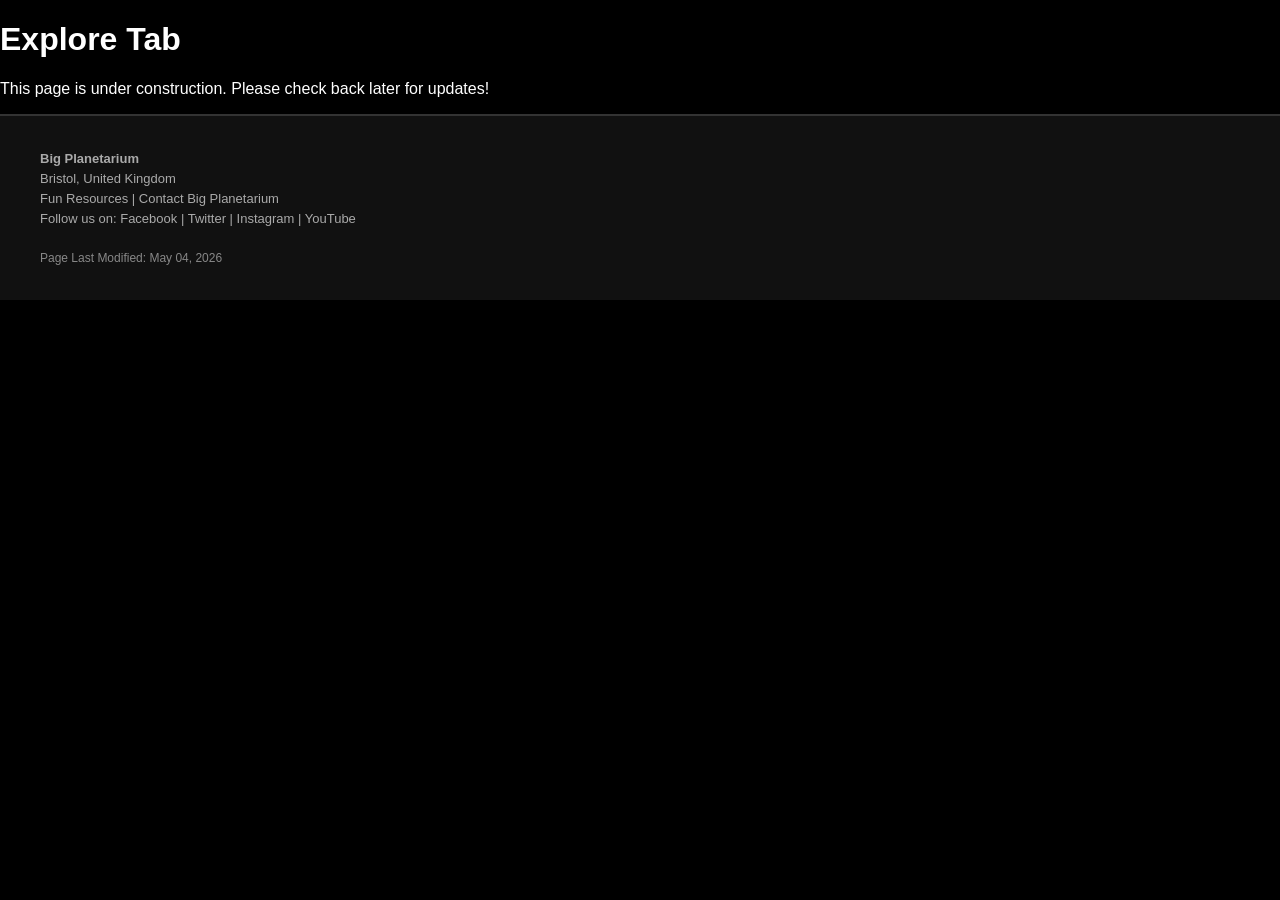
<file: Explore.html>
<!DOCTYPE html>
<html lang="en">
<head>
    <meta charset="UTF-8">
    <meta name="viewport" content="width=device-width, initial-scale=1.0">
    <title>Explore the Galaxy</title>
    <link rel="stylesheet" href="style.css">
    <style>
        /* article-specific styles */
        
        .article-img {
            margin-top: 20px;
        }
        .article-img img {
            width: 100%;
            height: auto;
            border-radius: 8px;
        }
        .img-caption {
            font-size: 14px;
            color: #555;
            margin-top: 5px;
        }
        .img-credit {
            font-size: 12px;
            color: #888;
        }
    </style>
</head>
<body>
    <main>
            <h1>Explore Tab</h1>
            <p> This page is under construction. Please check back later for updates! </p>
    </main>
    <footer>
        <div class="footer">
            <p><b>Big Planetarium</b></p>
            <p>Bristol, United Kingdom</p>
            <p>
                <a href="#">Fun Resources</a> |
                <a href="#">Contact Big Planetarium</a>
            </p>
            <p>Follow us on:
                <a href="#">Facebook</a> |
                <a href="#">Twitter</a> |
                <a href="#">Instagram</a> |
                <a href="#">YouTube</a>
            </p>
            <br>
            <p class="small-text">Page Last Modified: May 04, 2026</p>
    </footer>
</body>
</html>
</file>
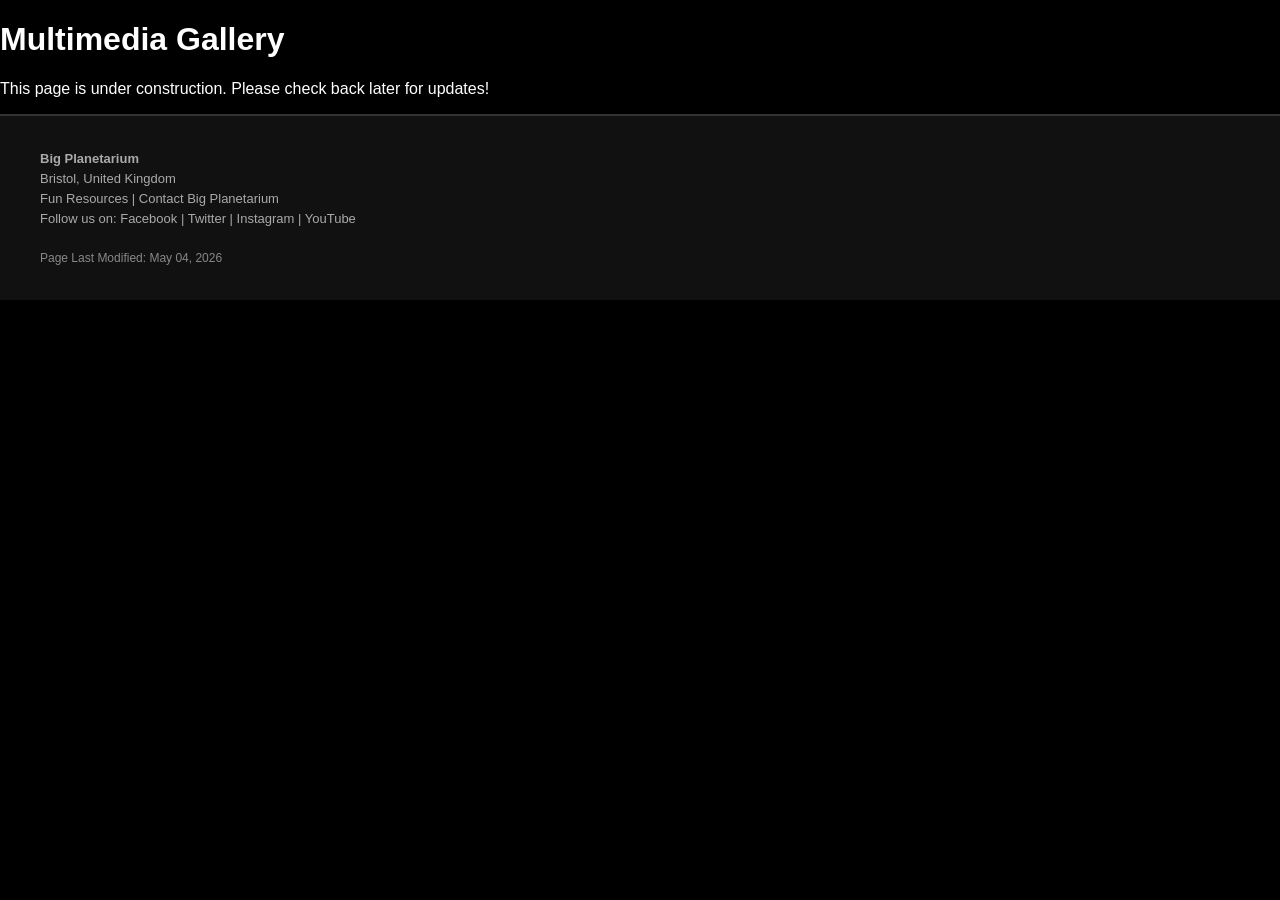
<file: gallery.html>
<!DOCTYPE html>
<html lang="en">
<head>
    <meta charset="UTF-8">
    <meta name="viewport" content="width=device-width, initial-scale=1.0">
    <title>Multimedia Gallery</title>
    <link rel="stylesheet" href="style.css">
    <style>
        /* article-specific styles */
        
        .article-img {
            margin-top: 20px;
        }
        .article-img img {
            width: 100%;
            height: auto;
            border-radius: 8px;
        }
        .img-caption {
            font-size: 14px;
            color: #555;
            margin-top: 5px;
        }
        .img-credit {
            font-size: 12px;
            color: #888;
        }
    </style>
</head>
<body>
    <main>
            <h1>Multimedia Gallery</h1>
            <p> This page is under construction. Please check back later for updates! </p>
    </main>
    <footer>
        <div class="footer">
            <p><b>Big Planetarium</b></p>
            <p>Bristol, United Kingdom</p>
            <p>
                <a href="#">Fun Resources</a> |
                <a href="#">Contact Big Planetarium</a>
            </p>
            <p>Follow us on:
                <a href="#">Facebook</a> |
                <a href="#">Twitter</a> |
                <a href="#">Instagram</a> |
                <a href="#">YouTube</a>
            </p>
            <br>
            <p class="small-text">Page Last Modified: May 04, 2026</p>
    </footer>
</body>
</html>
</file>
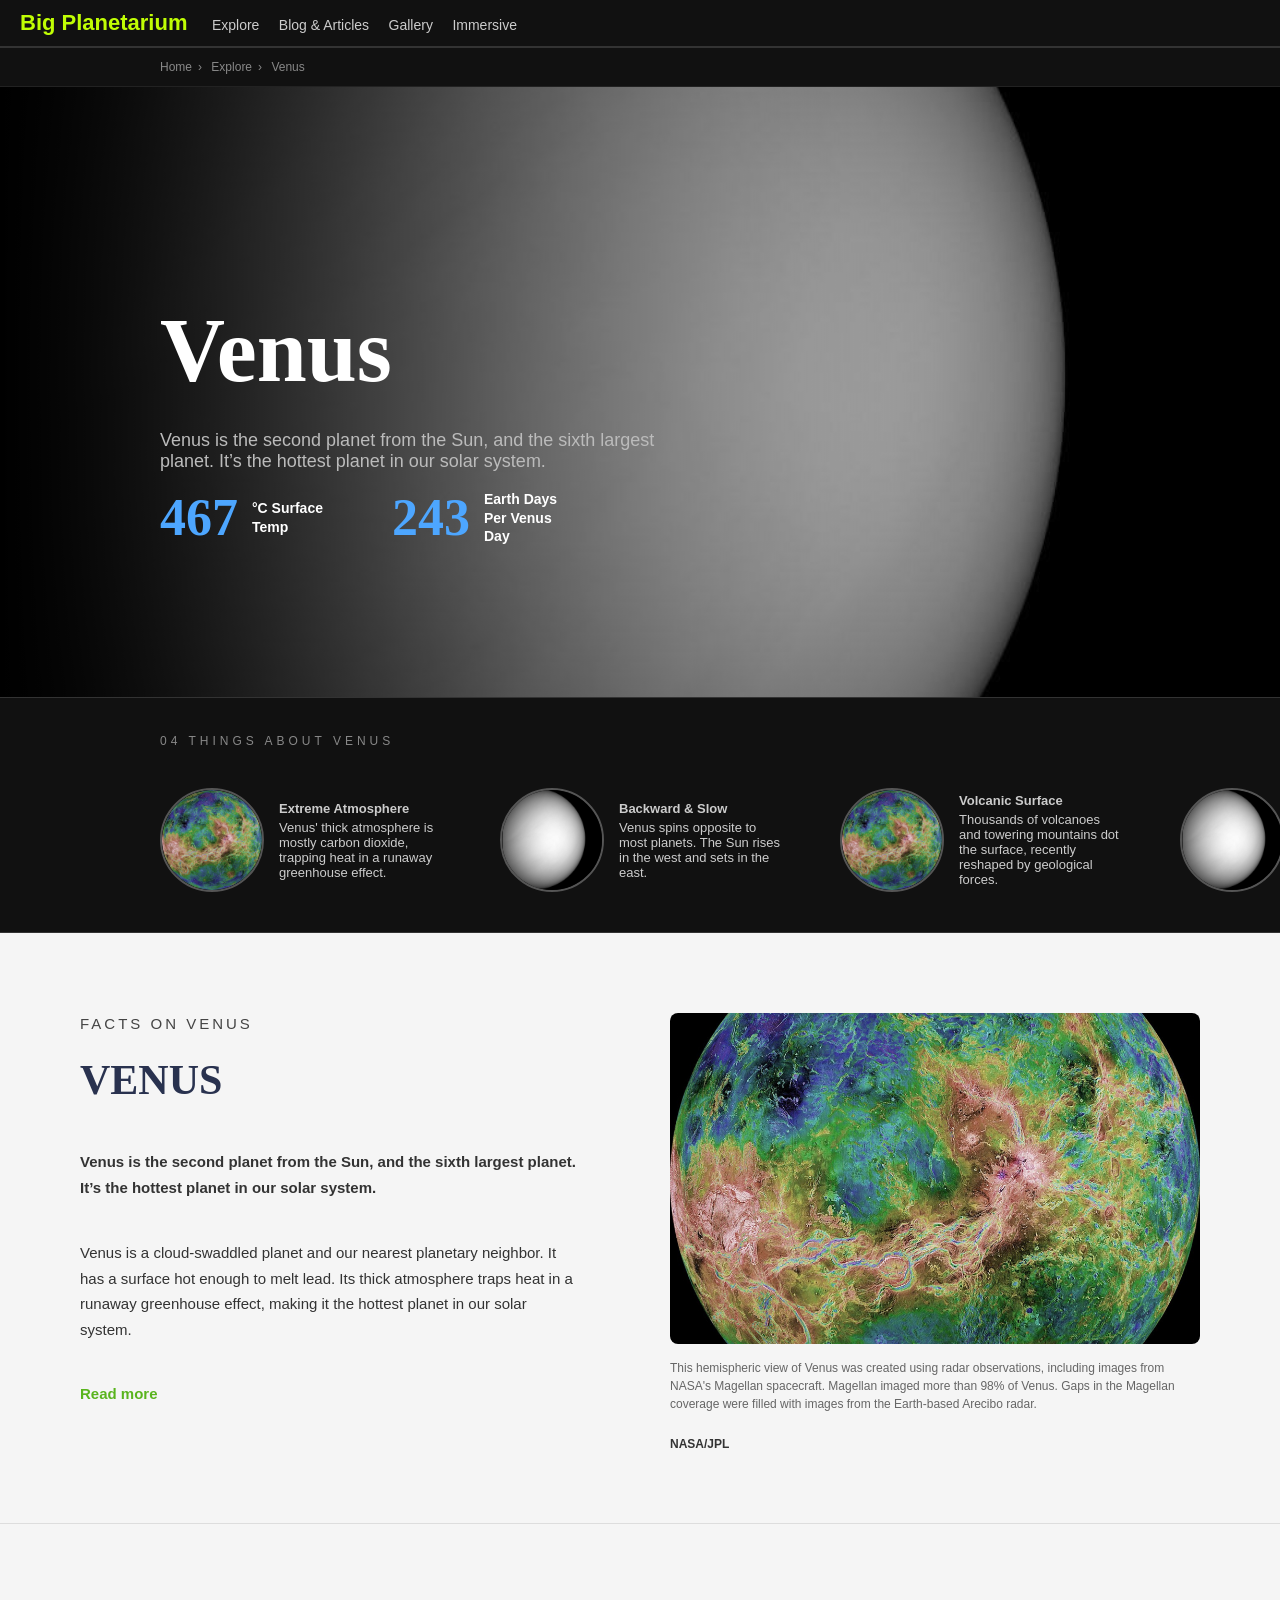
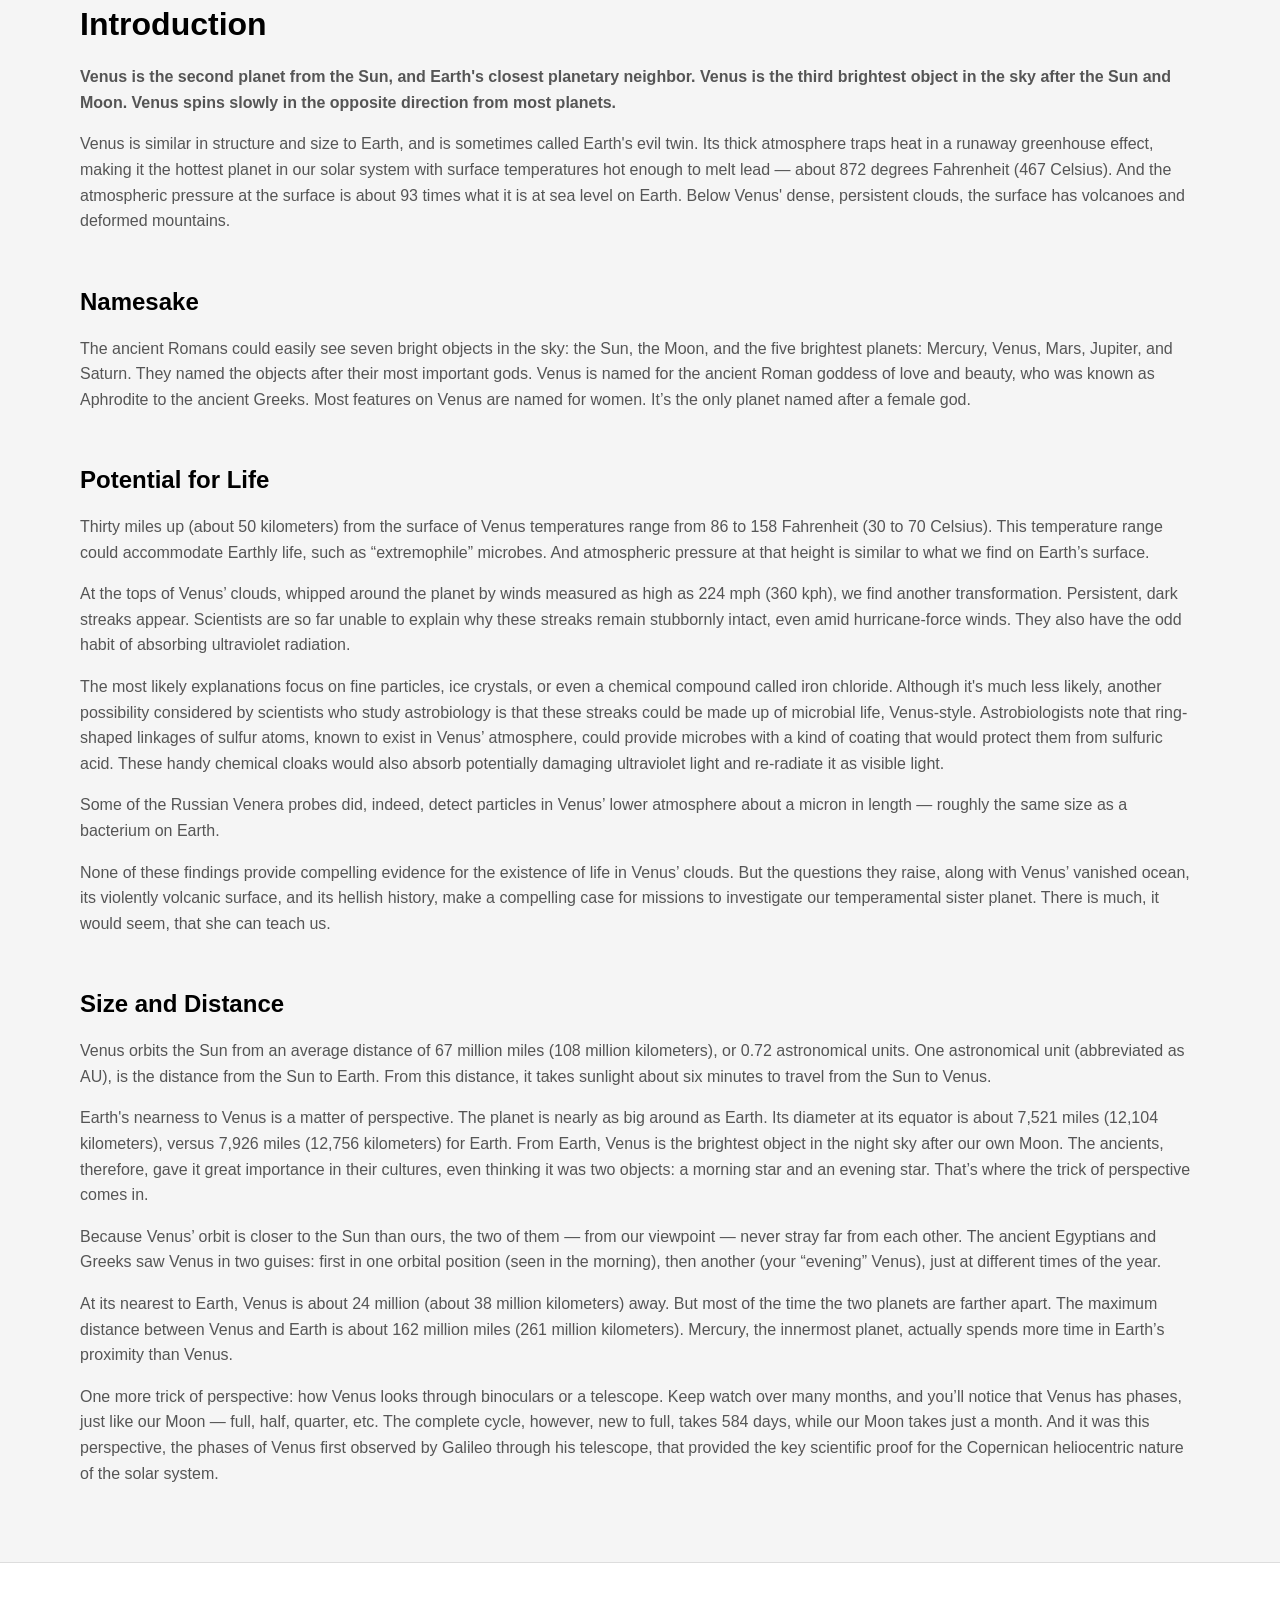
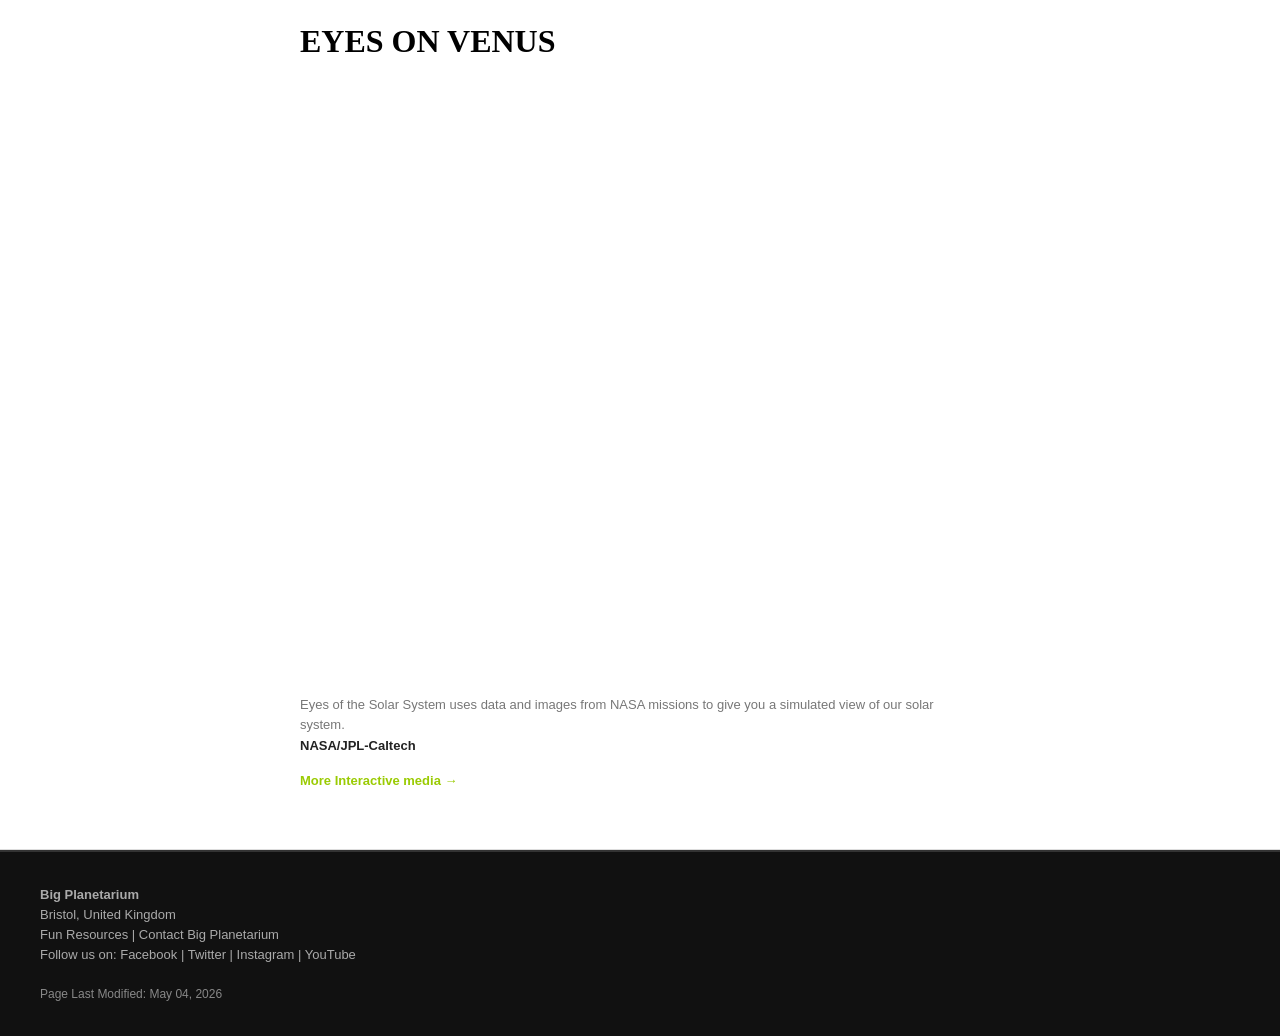
<file: venus.html>
<!DOCTYPE html>
<html lang="en">
<head>
    <meta charset="UTF-8">
    <meta name="viewport" content="width=device-width, initial-scale=1.0">
    <title>Venus Overview</title>
    <link rel="stylesheet" href="style.css">
    <style>
        /* article-specific styles */
        
        /* breadcrumb */
        .breadcrumb {
            font-size: 12px;
            color: #888;
            padding: 12px 160px;
            background-color: #111;
            border-bottom: 1px solid #222;
        }
        .breadcrumb a { color: #888; text-decoration: none; }
        .breadcrumb a:hover { color: #fff; }
        .breadcrumb span { margin: 0 6px; }

        .venus-hero {
            background: linear-gradient(
                                        90deg,
                                    rgba(0, 0, 0, 1.0), 
                                    rgba(0, 0, 0, 0.0));
            border-bottom: 1px solid #333;
            position: relative;
            overflow: hidden;
            min-height: 50vh;
            display: flex;
            padding: 80px 160px;
            flex-direction: column;
            justify-content: center;
            align-items: left;
        }
        
        .venus-hero h1 {
            font-family: Rogan, serif;
            font-style: bold;
            font-size: 90px;
            color: #ffffff;
            margin-bottom: 10px;
        }

        .venus-hero p {
            font-size: 18px;
            color: #bbb;
            max-width: 500px;
        }



        .article-img {
            margin-top: 20px;
        }
        .article-img img {
            width: 100%;
            height: auto;
            border-radius: 8px;
        }
        .img-caption {
            font-size: 14px;
            color: #555;
            margin-top: 5px;
        }
        .img-credit {
            font-size: 12px;
            color: #888;
        }

        .article-centered {
            display: flex;
            flex-direction: row;
            align-items: flex-start;
            padding: 60px 80px;
            gap: 60px;
            background-color: #f5f5f5;
            color: #000;
            border-bottom: 1px solid #ddd;
            justify-content: center;
        }

        .article-centered .h1 {
            font-family: Rogan, serif;
            font-style: bold;
            font-size: 36px;
            color: #333;
            margin-bottom: 20px;
        }

        .article-centered .h2 {
            font-family: Rogan, serif;
            font-style: bold;
            font-size: 28px;
            color: #333;
            margin-bottom: 15px;
        }

        .article-centered p {
            font-size: 16px;
            line-height: 1.6;
            color: #555;
        }

        .article-centered-text {
            max-width: 1200px;
        }
    </style>
</head>
<body>
    <header>
        <div class="navbar">
            <span class="logo">Big Planetarium</span>
            <a href="index.html">Explore</a>
            <a href="#">Blog &amp; Articles</a>
            <a href="#">Gallery</a>
            <a href="#">Immersive</a>
        </div>
    </header>

    <!-- breadcrumb -->
    <div class="breadcrumb">
        <a href="index.html">Home</a><span>›</span>
        <a href="Explore.html">Explore</a><span>›</span>
        Venus
    </div>
    <main>
        <!-- hero section -->
        <div class="venus-hero">
            <h1>Venus</h1>
            <p>Venus is the second planet from the Sun, and the sixth largest planet. It’s the hottest planet in our solar system.</p>
            <!-- background image -->
            <img class="big-feature-bg" src="assets/venus_hero.jpg" alt="Venus">
               <div class="solar-stats">
                    <div class="solar-stat">
                        <span class="solar-stat-number">467</span>
                        <span class="solar-stat-label">°C Surface Temp</span>
                    </div>
                    <div class="solar-stat">
                        <span class="solar-stat-number">243</span>
                        <span class="solar-stat-label">Earth Days Per Venus Day</span>
                    </div>
                </div>
        </div>
        <!-- Venus Facts Strip -->

        <section class="solar-facts">
            <p class="label" style="letter-spacing: 4px;">04 THINGS ABOUT VENUS</p>
            <div class="solar-facts-row">
                <div class="topic-box">
                    <img src="assets/RADAR_obs_venus.jpg" alt="Venus Atmosphere">
                    <div class="topic-text">

                        <p><b>Extreme Atmosphere</b></p>

                        <p>Venus' thick atmosphere is mostly carbon dioxide, trapping heat in a runaway greenhouse effect.</p>

                    </div>
                </div>

                <div class="topic-box">

                    <img src="assets/venus_hero.jpg" alt="Venus Rotation">
                    <div class="topic-text">

                        <p><b>Backward &amp; Slow</b></p>

                        <p>Venus spins opposite to most planets. The Sun rises in the west and sets in the east.</p>

                    </div>
                </div>
                <div class="topic-box">
                    <img src="assets/RADAR_obs_venus.jpg" alt="Venus Surface">
                    <div class="topic-text">

                        <p><b>Volcanic Surface</b></p>

                        <p>Thousands of volcanoes and towering mountains dot the surface, recently reshaped by geological forces.</p>

                    </div>
                </div>
                <div class="topic-box">
                    <img src="assets/venus_hero.jpg" alt="Venus Clouds">
                    <div class="topic-text">

                        <p><b>Possible Life?</b></p>

                        <p>About 30 miles up, temperatures ease to a habitable range. Scientists haven't ruled out microbial life in the clouds.</p>

                    </div>
                </div>
            </div>
        </section>

        <!-- Overview section -->

        <div class="article">
            <div class="article-text">

                <p class="label">FACTS ON VENUS</p>

                <h2>VENUS</h2>

                <p><b>Venus is the second planet from the Sun, and the sixth largest planet. It’s the hottest planet in our solar system.</b></p>
                
                <p>
                    Venus is a cloud-swaddled planet and our nearest planetary neighbor. It has a surface hot enough to melt lead. 
                    Its thick atmosphere traps heat in a runaway greenhouse effect, making it the hottest planet in our solar system.
                </p>
                <br>
                <a href="tau-ceti.html" class="learn-more">Read more</a>
            </div>
            <div class="article-img">
                <img src="assets/RADAR_obs_venus.jpg" alt="Radar Observations of Venus">
                <p class="img-caption">
                    This hemispheric view of Venus was created using radar observations, including images from NASA's Magellan spacecraft. 
                    Magellan imaged more than 98% of Venus. Gaps in the Magellan coverage were filled with images from the Earth-based Arecibo radar. 
                </p>
                <p class="img-credit">NASA/JPL</p>
            </div>
        </div>

        <!-- Main Overview section -->

        <div class="article-centered">
            <div class="article-centered-text">

                <h1>Introduction</h1>

                <p><b>Venus is the second planet from the Sun, and Earth's closest planetary neighbor. Venus is the third brightest object in the sky after the Sun and Moon. Venus spins slowly in the opposite direction from most planets. </b></p>
                
                <p>
                    Venus is similar in structure and size to Earth, and is sometimes called Earth's evil twin. Its thick atmosphere traps heat in a runaway greenhouse effect, 
                    making it the hottest planet in our solar system with surface temperatures hot enough to melt lead — about 872 degrees Fahrenheit (467 Celsius). 
                    And the atmospheric pressure at the surface is about 93 times what it is at sea level on Earth. Below Venus' dense, persistent clouds, the surface has volcanoes 
                    and deformed mountains.
                </p>
                <br>
                <h2>Namesake</h2>
                <p>
                    The ancient Romans could easily see seven bright objects in the sky: the Sun, the Moon, and the five brightest  
                    planets: Mercury, Venus, Mars, Jupiter, and Saturn. They named the objects after their most important gods. 
                    Venus is named for the ancient Roman goddess of love and beauty, who was known as Aphrodite to the ancient
                    Greeks. Most features on Venus are named for women. It’s the only planet named after a female god. 
                </p>
                <br>
                <h2>Potential for Life</h2>
                <p>
                    Thirty miles up (about 50 kilometers) from the surface of Venus temperatures range from 86 to 158 Fahrenheit 
                    (30 to 70 Celsius). This temperature range could accommodate Earthly life, such as “extremophile” microbes. And
                    atmospheric pressure at that height is similar to what we find on Earth’s surface.
                </p>

                <p>
                    At the tops of Venus’ clouds, whipped around the planet by winds measured as high as 224 mph (360 kph), we find another transformation. Persistent, dark streaks appear. 
                    Scientists are so far unable to explain why these streaks remain stubbornly intact, even amid hurricane-force winds. They also have the odd habit of absorbing ultraviolet radiation.
                </p>

                <p>
                    The most likely explanations focus on fine particles, ice crystals, or even a chemical compound called iron chloride. Although it's much less likely, 
                    another possibility considered by scientists who study astrobiology is that these streaks could be made up of microbial life, Venus-style. 
                    Astrobiologists note that ring-shaped linkages of sulfur atoms, known to exist in Venus’ atmosphere, could provide microbes with a kind of coating that would protect them from sulfuric acid. 
                    These handy chemical cloaks would also absorb potentially damaging ultraviolet light and re-radiate it as visible light.
                </p>

                <p>
                    Some of the Russian Venera probes did, indeed, detect particles in Venus’ lower atmosphere about a micron in length — roughly the same size as a bacterium on Earth.
                </p>

                <p>
                    None of these findings provide compelling evidence for the existence of life in Venus’ clouds. But the questions they raise, along with Venus’ vanished ocean, its violently volcanic surface, 
                    and its hellish history, make a compelling case for missions to investigate our temperamental sister planet. There is much, it would seem, that she can teach us.
                </p>
                <br>
                <h2>Size and Distance</h2>
                <p>
                    Venus orbits the Sun from an average distance of 67 million miles (108 million kilometers), or 0.72 astronomical units. 
                    One astronomical unit (abbreviated as AU), is the distance from the Sun to Earth. From this distance, it takes sunlight about six minutes to travel from the Sun to Venus.
                </p>
                <p>
                    Earth's nearness to Venus is a matter of perspective. The planet is nearly as big around as Earth. Its diameter at its equator is about 7,521 miles (12,104 kilometers), versus 7,926 miles (12,756 kilometers) for Earth. 
                    From Earth, Venus is the brightest object in the night sky after our own Moon. The ancients, therefore, gave it great importance in their cultures, even thinking it was two objects: a morning star and an evening star. 
                    That’s where the trick of perspective comes in.
                </p>
                <p>
                    Because Venus’ orbit is closer to the Sun than ours, the two of them — from our viewpoint — never stray far from each other. 
                    The ancient Egyptians and Greeks saw Venus in two guises: first in one orbital position (seen in the morning), then another (your “evening” Venus), 
                    just at different times of the year.
                </p>
                <p>
                    At its nearest to Earth, Venus is about 24 million (about 38 million kilometers) away. But most of the time the two planets are farther apart. 
                    The maximum distance between Venus and Earth is about 162 million miles (261 million kilometers). Mercury, the innermost planet, actually spends more time in Earth’s proximity than Venus.
                </p>
                <p>
                    One more trick of perspective: how Venus looks through binoculars or a telescope. Keep watch over many months, and you’ll notice that Venus has phases, 
                    just like our Moon — full, half, quarter, etc. The complete cycle, however, new to full, takes 584 days, while our Moon takes just a month. And it was this perspective, 
                    the phases of Venus first observed by Galileo through his telescope, that provided the key scientific proof for the Copernican heliocentric nature of the solar system.
                </p>
            </div>
        </div>
        
        <!-- Interactive section-->

        <div class="interactive">
            <h2 style="font-family: Rogan, serif; font-weight: bold;">EYES ON VENUS </h2>
            <figure class="smd-iframe">
                <iframe 
                    src="https://eyes.nasa.gov/apps/solar-system/#/venus" 
                    title="Eyes on Venus in Real-Time" 
                    loading="lazy" 
                    allow="fullscreen">
                    Unable to render the provided source
                </iframe>
                <figcaption>
                    <p class="img-caption">Eyes of the Solar System uses data and images from NASA missions to give you a simulated view of our solar system.</p>
                    <p class="img-credit">NASA/JPL-Caltech</p>
                </figcaption>
                <br>
                <a href="#" class="more-link" style="text-decoration: none">More Interactive media &rarr;</a>
            </figure>
        </div>    

    </main>
    <footer>
        <div class="footer">
            <p><b>Big Planetarium</b></p>
            <p>Bristol, United Kingdom</p>
            <p>
                <a href="#">Fun Resources</a> |
                <a href="#">Contact Big Planetarium</a>
            </p>
            <p>Follow us on:
                <a href="#">Facebook</a> |
                <a href="#">Twitter</a> |
                <a href="#">Instagram</a> |
                <a href="#">YouTube</a>
            </p>
            <br>
            <p class="small-text">Page Last Modified: May 04, 2026</p>
    </footer>
</body>
</html>
</file>
<file: style.css>
/* ---------- Rogan Font Family Import ---------- */
@import url('https://www.fontshut.com/download/rogan/');
body {
    font-family: Inter, sans-serif;
    margin: 0;
    padding: 0;
    background-color: #000;
    color: #fff;
}

/* navbar */
.navbar {
    background-color: #111;
    padding: 10px 20px;
    border-bottom: 2px solid #333;
}

.navbar .logo {
    font-size: 22px;
    font-weight: bold;
    color: #c0fe04;
    margin-right: 20px;
}

.navbar a {
    color: #ccc;
    text-decoration: none;
    margin-right: 15px;
    font-size: 14px;
}

.navbar a:hover {
    color: rgb(130, 255, 57);
    text-decoration: none;
}

/* hero */
.hero {
    background: linear-gradient(
                                90deg,
                              rgba(0, 0, 0, 0.5), 
                              rgba(0, 0, 0, 0.0));
    border-bottom: 1px solid #333;
    position: relative;
    overflow: hidden;
    min-height: 50vh;
    display: flex;
    padding: 80px 160px;
    flex-direction: column;
    justify-content: center;
    align-items: left;
}
.video-bg {
    position: absolute;
    z-index: -1;
    top: 50%;
    left: 50%;
    transform: translate(-50%, -50%);
    min-width: 100%;
    min-height: 100%;
}

.hero h1 {
    font-family: Rogan, serif;
    font-style: bold;
    font-size: 90px;
    color: #c0fe04;
    margin-bottom: 10px;
}

.hero p {
    font-size: 18px;
    color: #bbb;
    max-width: 500px;
}

/* topic boxes */
.topics {
    display: flex;
    flex-direction: column;        
    align-items: flex-start;       
    background-color: #111;
    padding: 40px 160px;
    border-bottom: 1px solid #333;
}
.label {
    font-size: 12px;
    letter-spacing: 3px;
    color: #888;
    text-transform: uppercase;
    margin: 0.50em 0 20px 0;
}
.topics-row {
    display: flex;
    flex-direction: row;
    align-items: center;
    gap: 80px;
}
.topic-box {
    display: flex;
    flex-direction: row;
    align-items: center;
    gap: 15px;
    width: 280px;
    box-sizing: border-box;
}

.topic-box img {
    width: 100px;
    height: 100px;
    flex-shrink: 0;             
    border-radius: 50%;
    object-fit: cover;
    border: 2px solid #555;
}

.topic-box .topic-text {
    display: flex;
    flex-direction: column;
    gap: 4px;
}

.topic-box p {
    margin: 0;
    font-size: 13px;
    color: #ccc;
}

/* article */
.article {
    display: flex;
    flex-direction: row;
    align-items: flex-start;
    padding: 60px 80px;
    gap: 60px;
    background-color: #f5f5f5;
    color: #000;
    border-bottom: 1px solid #ddd;
}

.article-text {
    flex: 1;
    display: flex;
    flex-direction: column;
    justify-content: flex-start;
    padding-top: 10px;
}

.article-text .label {
    color: #444444;
    margin-bottom: 20px;
}

.article-text h2 {
    font-family: Rogan, serif;
    font-weight: bold;
    font-size: 42px;
    line-height: 1.15;
    margin: 0 0 30px 0;
    color: #29324f;
}

.article-text p {
    font-size: 15px;
    color: #333;
    line-height: 1.7;
    max-width: 500px;
    margin-bottom: 25px;
}

.learn-more {
    display: inline-flex;
    align-items: center;
    gap: 8px;
    color: #59b41d;
    font-weight: bold;
    font-size: 15px;
    text-decoration: none;
    background-color: transparent;
}



.learn-more:hover {
    text-decoration: none;
    opacity: 0.8;
}

.article-img {
    flex: 1;
    display: flex;
    flex-direction: column;
    gap: 10px;
}

.article-img img {
    width: 100%;
    height: 400px;
    aspect-ratio: 16 / 10;
    object-fit: cover;
    display: block;
}

.article-img .img-caption {
    font-size: 12px;
    color: #666;
    line-height: 1.5;
}

.article-img .img-credit {
    font-size: 12px;
    color: #333;
    font-weight: bold;
    margin-top: 2px;
}

/* big feature */
.big-feature {
    background: linear-gradient(
                                90deg,
                              rgba(0, 0, 0, 1.7), 
                              rgba(0, 0, 0, 0.0));
    position: relative;
    overflow: hidden;
    padding: 100px 160px;        
    color: white;
    border-bottom: 1px solid #333;
    height: 40vh;
}
.big-feature-bg {
    position: absolute;
    z-index: -1;
    top: 50%;
    left: 50%;
    transform: translate(-50%, -50%);
    min-width: 100%;
    min-height: 100%;
    object-fit: cover;
}

.big-feature h2 {
    font-family: Rogan, serif;
    font-weight: bold;
    font-size: 48px;
    max-width: 600px;
    margin-bottom: 15px;
}

.big-feature p {
    font-size: 16px;
    max-width: 550px;
    color: #ddd;
    margin-bottom: 15px;
    
}


.more-link {
    color: #9acb03;
    font-size: 13px;
    text-decoration: none;
    font-weight: bold;
}

.more-link:hover {
    text-decoration: underline;
}
/* facts strip */
.facts-strip {
    background-color: #1a1a1a;
    padding: 30px 160px;
    border-bottom: 0px solid #333;
    color: #fff;
}

.facts-strip-header {
    display: flex;
    justify-content: space-between;
    align-items: center;
    margin-bottom: 20px;
}

.facts-strip-header .label {
    font-size: 12px;
    letter-spacing: 3px;
    color: #888;
    text-transform: uppercase;
    margin: 0;
}

.facts-strip hr {
    border: none;
    border-top: 1px solid #444;
    margin: 0 0 30px 0;
}

.facts-inner {
    display: flex;
    flex-direction: row;
    gap: 0px;
}

.fact-item {
    flex: 1;
    padding-right: 40px;
    border-right: 1px solid #333;
    margin-right: 40px;
}

.fact-item:last-child {
    border-right: none;
    margin-right: 0;
    padding-right: 0;
}

.fact-label {
    font-size: 13px;
    color: #aaa;
    margin-bottom: 8px;
    line-height: 1.4;
}

.fact-number {
    font-family: Rogan, serif;
    font-size: 3rem;
    font-weight: bold;
    color: #fff;
    line-height: 1;
}

/* solar system hero */
.solar-hero {
    position: relative;
    overflow: hidden;
    min-height: 55vh;
    display: flex;
    align-items: center;
    border-bottom: 1px solid #333;
    background: linear-gradient(
        90deg,
        rgba(0, 0, 0, 0.80) 30%,
        rgba(0, 0, 0, 0.1) 100%
    );
}

.solar-hero-bg {
    position: absolute;
    z-index: -1;
    top: 50%;
    left: 50%;
    transform: translate(-50%, -50%);
    min-width: 100%;
    min-height: 100%;
    object-fit: cover;
}

.solar-hero-text {
    padding: 60px 160px;
    color: #fff;
    z-index: 1;
}

.solar-hero-text h2 {
    font-family: Rogan, serif;
    font-size: 64px;
    font-weight: bold;
    color: #c0fe04;
    line-height: 1.05;
    margin: 0 0 16px 0;
}

.solar-hero-text > p {
    font-size: 16px;
    color: #ccc;
    margin: 0 0 40px 0;
}

.solar-stats {
    display: flex;
    gap: 60px;
}

.solar-stat {
    display: flex;
    align-items: center;
    gap: 14px;
}

.solar-stat-number {
    font-family: Rogan, serif;
    font-size: 52px;
    font-weight: bold;
    color: #4da6ff;
    line-height: 1;
}

.solar-stat-label {
    font-size: 14px;
    font-weight: bold;
    color: #fff;
    max-width: 80px;
    line-height: 1.3;
}

/* solar facts strip */
.solar-facts {
    display: flex;
    flex-direction: column;
    align-items: flex-start;
    background-color: #111;
    padding: 30px 160px 40px;
    border-bottom: 1px solid #333;
    gap: 20px;
}

.solar-facts-row {
    display: flex;
    flex-direction: row;
    align-items: flex-start;
    gap: 60px;
}

/* card row */
.card-row {
    display: flex;
    gap: 20px;
    padding: 20px 40px;
    background-color: #0a0a0a;
    border-bottom: 1px solid #222;
}

.card {
    width: 300px;
    background-color: #1a1a1a;
    padding: 10px;
    border: 1px solid #333;
}

.card img {
    width: 100%;
    height: 160px;
    object-fit: cover;
}

.card p {
    font-size: 13px;
    color: #ccc;
    margin: 5px 0;
}

.card-date {
    color: #888;
    font-size: 11px;
    text-transform: uppercase;
}

.small-text {
    font-size: 12px;
    color: #888;
}

/* roundup */
.roundup {
    display: flex;
    padding: 30px 40px;
    gap: 30px;
    background-color: #fff;
    color: #000;
    border-bottom: 1px solid #ddd;
}

.roundup-text {
    flex: 1;
}

.roundup-text h1 {
    font-size: 32px;
    font-family: Rogan, serif;
    font-weight: bold;
    margin-bottom: 15px;
}

.roundup-text p {
    font-size: 16px;
    color: #555;
    line-height: 1.6;
}

.roundup-img img {
    width: 860px;
    height: 500px;
    object-fit: cover;
}

.roundup-img .img-caption {
    font-size: 13px;
    color: #777777;
    line-height: 1.5;
    margin: 10px 0 4px 0;
}

.roundup-img .img-credit {
    font-size: 13px;
    color: #222;
    font-weight: bold;
    margin: 0;
}

/* interactive */
.interactive {
    display: flex;
    flex-direction: column;
    align-items: center;
    padding: 60px 300px;
    background-color: #fff;
    color: #000;
    border-bottom: 1px solid #ddd;
}

.interactive h2 {
    font-family: Rogan, serif;
    font-weight: bold;
    font-size: 32px;
    align-self: flex-start;
    margin: 0 0 25px 0;
    color: #000;
}

.smd-iframe {
    width: 100%;
    margin: 0;
}

.smd-iframe iframe {
    width: 100%;
    height: 600px;
    display: block;
    border: none;
}

.smd-iframe figcaption {
    margin-top: 10px;
}

.smd-iframe .img-caption {
    font-size: 13px;
    color: #777777;
    line-height: 1.5;
    margin: 0 0 4px 0;
}

.smd-iframe .img-credit {
    font-size: 13px;
    color: #222;
    font-weight: bold;
    margin: 0;
}

/* discover section */
.discover {
    padding: 30px 40px;
    background-color: #111;
    border-bottom: 1px solid #333;
}

.discover h2 {
    font-size: 22px;
    margin-bottom: 20px;
}

.topic-grid {
    display: flex;
    gap: 15px;
    flex-wrap: wrap;
}

.topic-card {
    width: 200px;
    background-color: #1a1a1a;
    border: 1px solid #333;
    overflow: hidden;
}

.topic-card img {
    width: 100%;
    height: 130px;
    object-fit: cover;
}

.topic-card p {
    padding: 8px;
    font-size: 13px;
    color: #ddd;
    margin: 0;
}

/* footer */
.footer {
    background-color: #111;
    padding: 30px 40px;
    border-top: 2px solid #333;
    font-size: 13px;
    color: #aaa;
}

.footer p {
    margin: 5px 0;
}

.footer a {
    color: #aaa;
    text-decoration: none;
}

.footer a:hover {
    color: white;
    text-decoration: underline;
}
</file>
